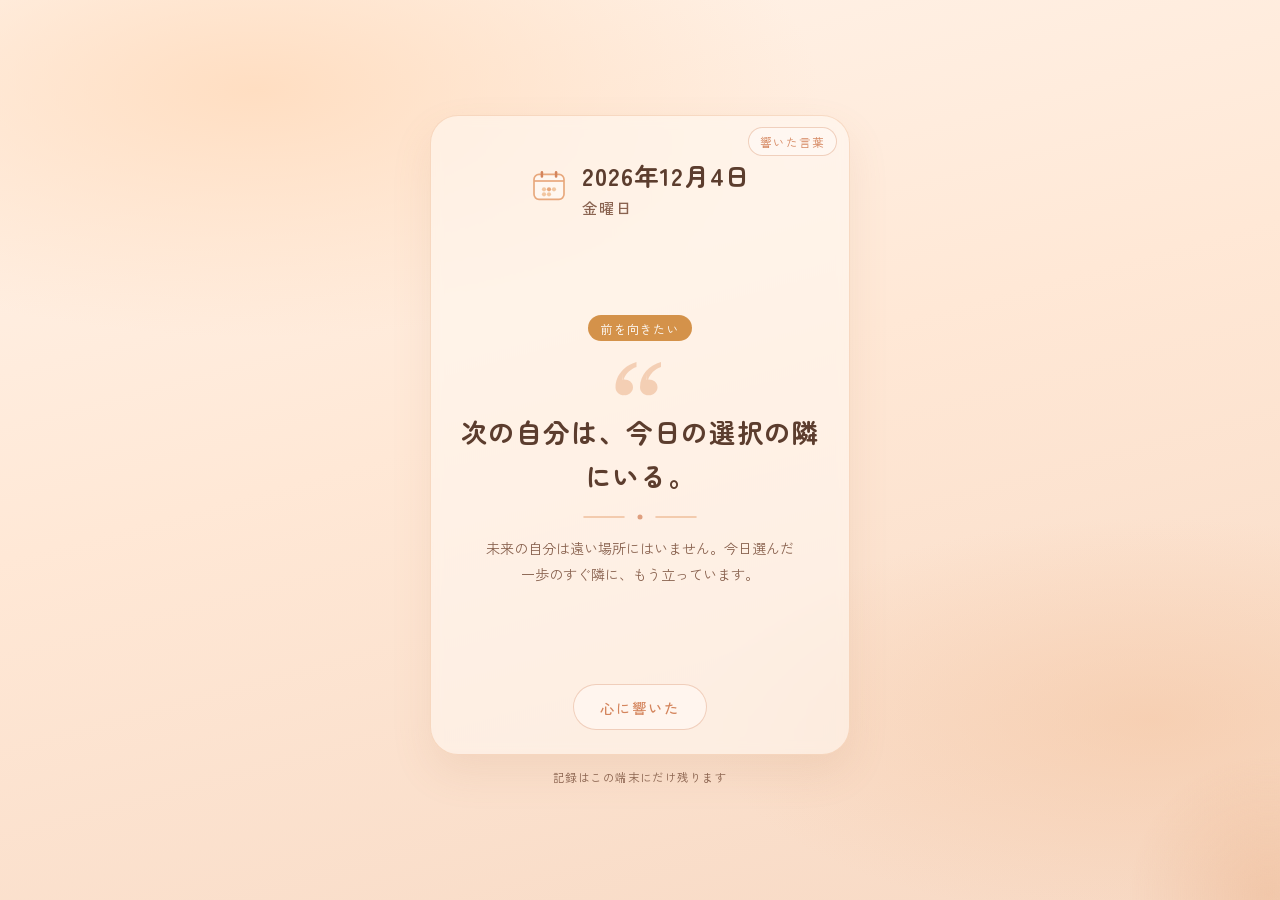
<file: index.html>
<!DOCTYPE html>
<html lang="ja">
<head>
  <meta charset="UTF-8" />
  <meta name="viewport" content="width=device-width, initial-scale=1.0" />
  <meta name="description" content="毎日ひとつの名言と短い解説。心に響いた言葉を残すアプリ。" />
  <title>Daily Quotes</title>
  <link rel="preconnect" href="https://fonts.googleapis.com" />
  <link rel="preconnect" href="https://fonts.gstatic.com" crossorigin />
  <link href="https://fonts.googleapis.com/css2?family=Zen+Kaku+Gothic+New:wght@400;500;700&family=Zen+Maru+Gothic:wght@500;700&display=swap" rel="stylesheet" />
  <link rel="stylesheet" href="style.css" />
</head>
<body>
  <div class="bg-glow" aria-hidden="true"></div>

  <main class="app">
    <button type="button" class="edge-liked" id="likedOpenButton" aria-label="響いた言葉">
      響いた言葉
    </button>

    <section class="view" id="dailyView">
      <header class="date-block">
        <button type="button" class="icon-button" id="monthlyOpenButton" aria-label="カレンダーを開く">
          <img class="calendar-icon" src="img/calendar.svg" alt="" width="40" height="40" />
        </button>
        <div class="date-text">
          <p class="date-label" id="dateLabel">—</p>
          <p class="weekday" id="weekdayLabel">—</p>
        </div>
      </header>

      <section class="quote-block" aria-live="polite">
        <p class="category-chip" id="categoryChip" hidden></p>
        <img class="quote-mark" src="img/quote-mark.svg" alt="" width="56" height="42" />
        <p class="quote" id="quoteText">読み込み中…</p>
        <img class="divider" src="img/divider.svg" alt="" width="120" height="12" />
        <p class="description" id="descriptionText"></p>
      </section>

      <footer class="actions">
        <button type="button" class="like-button" id="likeButton" hidden>心に響いた</button>
        <button type="button" class="text-button" id="backToTodayButton" hidden>今日へ戻る</button>
      </footer>
    </section>

    <section class="view" id="monthlyView" hidden>
      <header class="month-header">
        <button type="button" class="text-button" id="prevMonthButton">前の月</button>
        <h1 class="month-label" id="monthLabel">—</h1>
        <button type="button" class="text-button" id="nextMonthButton">次の月</button>
      </header>
      <div class="weekday-row" aria-hidden="true">
        <span>日</span><span>月</span><span>火</span><span>水</span><span>木</span><span>金</span><span>土</span>
      </div>
      <div class="month-grid" id="monthGrid"></div>
      <ul class="legend" id="legend"></ul>
      <button type="button" class="text-button" id="monthlyToDailyButton">今日の言葉へ</button>
    </section>

    <section class="view" id="likedView" hidden>
      <header class="liked-header">
        <h1>響いた言葉</h1>
        <button type="button" class="text-button" id="likedBackButton">戻る</button>
      </header>
      <p class="empty-liked" id="likedEmpty" hidden>まだ響いた言葉はありません</p>
      <div class="liked-list" id="likedList"></div>
    </section>
  </main>

  <p class="privacy-note">記録はこの端末にだけ残ります</p>

  <script src="app.js"></script>
</body>
</html>
</file>
<file: style.css>
:root {
  --bg-top: #fff4eb;
  --bg-mid: #ffe8d6;
  --bg-bottom: #f7d9c4;
  --ink: #5c3d2e;
  --ink-soft: #8a6350;
  --accent: #d4845c;
  --accent-soft: #e8a87c;
  --surface: rgba(255, 250, 245, 0.55);
  --shadow: rgba(180, 120, 80, 0.12);
  --font-body: "Zen Kaku Gothic New", "Hiragino Sans", "Yu Gothic UI", sans-serif;
  --font-display: "Zen Maru Gothic", "Zen Kaku Gothic New", sans-serif;
  --cheer: #d4845c;
  --calm: #5a8f8a;
  --forward: #d4924a;
  --accept: #8b6fa8;
}

*,
*::before,
*::after {
  box-sizing: border-box;
}

html,
body {
  margin: 0;
  min-height: 100%;
}

body {
  min-height: 100vh;
  font-family: var(--font-body);
  color: var(--ink);
  background:
    radial-gradient(ellipse 80% 50% at 20% 10%, rgba(255, 220, 190, 0.9), transparent 55%),
    radial-gradient(ellipse 70% 45% at 90% 80%, rgba(244, 196, 160, 0.55), transparent 50%),
    linear-gradient(165deg, var(--bg-top), var(--bg-mid) 45%, var(--bg-bottom));
  display: flex;
  flex-direction: column;
  align-items: center;
  justify-content: center;
  padding: 1.5rem;
  position: relative;
  overflow-x: hidden;
}

.bg-glow {
  position: fixed;
  inset: auto -10% -15% auto;
  width: 280px;
  height: 280px;
  border-radius: 50%;
  background: radial-gradient(circle, rgba(232, 168, 124, 0.35), transparent 70%);
  pointer-events: none;
  animation: drift 12s ease-in-out infinite alternate;
}

.app {
  position: relative;
  width: min(100%, 420px);
  min-height: min(78vh, 640px);
  display: flex;
  flex-direction: column;
  align-items: stretch;
  justify-content: flex-start;
  gap: 1.25rem;
  padding: 2.6rem 1.5rem 1.5rem;
  background: var(--surface);
  backdrop-filter: blur(6px);
  border: 1px solid rgba(232, 168, 124, 0.35);
  border-radius: 28px;
  box-shadow: 0 18px 40px var(--shadow);
  animation: fade-in 0.7s ease both;
}

.view {
  display: flex;
  flex-direction: column;
  align-items: center;
  gap: 1.25rem;
  width: 100%;
  flex: 1;
}

.view[hidden] {
  display: none;
}

.edge-liked {
  position: absolute;
  top: 0.7rem;
  right: 0.75rem;
  appearance: none;
  border: 1px solid rgba(212, 132, 92, 0.35);
  background: rgba(255, 248, 242, 0.85);
  color: var(--accent);
  font-family: var(--font-body);
  font-size: 0.72rem;
  letter-spacing: 0.08em;
  padding: 0.35rem 0.7rem;
  border-radius: 999px;
  cursor: pointer;
}

.edge-liked[hidden] {
  display: none;
}

.icon-button,
.text-button,
.like-button {
  appearance: none;
  font-family: var(--font-body);
  cursor: pointer;
}

.icon-button {
  border: 0;
  background: transparent;
  padding: 0;
}

.text-button {
  border: 0;
  background: transparent;
  color: var(--ink-soft);
  font-size: 0.82rem;
  letter-spacing: 0.06em;
  padding: 0.35rem 0.2rem;
}

.text-button:disabled {
  opacity: 0.35;
  cursor: not-allowed;
}

.date-block {
  display: flex;
  align-items: center;
  gap: 0.85rem;
  text-align: left;
  width: 100%;
  justify-content: center;
}

.calendar-icon {
  flex-shrink: 0;
  animation: soft-float 4.5s ease-in-out infinite;
}

.date-text {
  display: flex;
  flex-direction: column;
  gap: 0.15rem;
}

.date-label,
.month-label,
.liked-header h1 {
  margin: 0;
  font-family: var(--font-display);
  font-size: clamp(1.2rem, 4.5vw, 1.55rem);
  font-weight: 700;
  letter-spacing: 0.04em;
}

.weekday {
  margin: 0;
  font-size: 0.95rem;
  font-weight: 500;
  color: var(--ink-soft);
  letter-spacing: 0.12em;
}

.quote-block {
  flex: 1;
  display: flex;
  flex-direction: column;
  align-items: center;
  justify-content: center;
  text-align: center;
  width: 100%;
  gap: 0.85rem;
  padding: 0.5rem 0.25rem;
}

.category-chip {
  margin: 0;
  font-size: 0.75rem;
  letter-spacing: 0.1em;
  padding: 0.28rem 0.75rem;
  border-radius: 999px;
  color: #fff;
  background: var(--cheer);
}

.category-chip[data-category="calm"] { background: var(--calm); }
.category-chip[data-category="forward"] { background: var(--forward); }
.category-chip[data-category="accept"] { background: var(--accept); }

.quote-mark {
  opacity: 0.85;
}

.quote {
  margin: 0;
  font-family: var(--font-display);
  font-size: clamp(1.25rem, 5vw, 1.65rem);
  font-weight: 700;
  line-height: 1.65;
  letter-spacing: 0.06em;
  max-width: 18em;
}

.description {
  margin: 0;
  font-size: 0.88rem;
  line-height: 1.8;
  color: var(--ink-soft);
  max-width: 22em;
}

.actions {
  width: 100%;
  display: flex;
  flex-direction: column;
  align-items: center;
  gap: 0.6rem;
}

.like-button {
  border: 1px solid rgba(212, 132, 92, 0.35);
  background: rgba(255, 248, 242, 0.7);
  color: var(--accent);
  font-size: 0.9rem;
  font-weight: 500;
  letter-spacing: 0.14em;
  padding: 0.7rem 1.6rem;
  border-radius: 999px;
}

.like-button.is-on {
  background: var(--accent);
  color: #fff7f0;
}

.month-header,
.liked-header {
  display: flex;
  align-items: center;
  justify-content: space-between;
  width: 100%;
  gap: 0.5rem;
}

.weekday-row,
.month-grid {
  display: grid;
  grid-template-columns: repeat(7, 1fr);
  width: 100%;
  gap: 0.35rem;
}

.weekday-row {
  color: var(--ink-soft);
  font-size: 0.72rem;
  letter-spacing: 0.08em;
  text-align: center;
}

.day-cell {
  aspect-ratio: 1;
  border: 0;
  border-radius: 10px;
  background: rgba(255, 255, 255, 0.28);
  color: var(--ink);
  font-family: var(--font-body);
  font-size: 0.82rem;
  cursor: pointer;
}

.day-cell.is-empty {
  background: transparent;
  cursor: default;
}

.day-cell:disabled {
  opacity: 0.35;
  cursor: not-allowed;
}

.day-cell.is-today {
  box-shadow: inset 0 0 0 2px var(--accent);
}

.day-cell.cat-cheer.is-seen { background: rgba(212, 132, 92, 0.28); }
.day-cell.cat-cheer.is-liked { background: #d4845c; color: #fff7f0; }
.day-cell.cat-calm.is-seen { background: rgba(90, 143, 138, 0.28); }
.day-cell.cat-calm.is-liked { background: #5a8f8a; color: #fff7f0; }
.day-cell.cat-forward.is-seen { background: rgba(212, 146, 74, 0.28); }
.day-cell.cat-forward.is-liked { background: #d4924a; color: #fff7f0; }
.day-cell.cat-accept.is-seen { background: rgba(139, 111, 168, 0.28); }
.day-cell.cat-accept.is-liked { background: #8b6fa8; color: #fff7f0; }

.legend {
  display: flex;
  flex-wrap: wrap;
  gap: 0.45rem 0.7rem;
  list-style: none;
  padding: 0;
  margin: 0.4rem 0 0;
  width: 100%;
  font-size: 0.72rem;
  color: var(--ink-soft);
}

.legend-item::before {
  content: "";
  display: inline-block;
  width: 0.65rem;
  height: 0.65rem;
  border-radius: 999px;
  margin-right: 0.3rem;
  vertical-align: -0.05rem;
  background: rgba(255, 255, 255, 0.7);
}

.legend-item.is-seen::before { background: rgba(212, 132, 92, 0.28); }
.legend-item.is-liked::before { background: #d4845c; }
.legend-item.cat-cheer::before { background: #d4845c; }
.legend-item.cat-calm::before { background: #5a8f8a; }
.legend-item.cat-forward::before { background: #d4924a; }
.legend-item.cat-accept::before { background: #8b6fa8; }

.liked-list {
  display: grid;
  gap: 0.75rem;
  width: 100%;
}

.liked-card {
  appearance: none;
  width: 100%;
  text-align: left;
  border: 1px solid rgba(232, 168, 124, 0.35);
  background: rgba(255, 250, 245, 0.8);
  border-radius: 16px;
  padding: 0.9rem 1rem;
  display: grid;
  gap: 0.35rem;
  cursor: pointer;
  font-family: var(--font-body);
  color: var(--ink);
}

.liked-card-cat {
  font-size: 0.72rem;
  letter-spacing: 0.08em;
}

.liked-card.cat-cheer .liked-card-cat { color: var(--cheer); }
.liked-card.cat-calm .liked-card-cat { color: var(--calm); }
.liked-card.cat-forward .liked-card-cat { color: var(--forward); }
.liked-card.cat-accept .liked-card-cat { color: var(--accept); }

.liked-card-quote {
  font-family: var(--font-display);
  font-size: 1rem;
  font-weight: 700;
  line-height: 1.55;
}

.liked-card-date {
  font-size: 0.75rem;
  color: var(--ink-soft);
}

.empty-liked {
  color: var(--ink-soft);
  text-align: center;
}

.privacy-note {
  margin: 0.9rem 0 0;
  font-size: 0.72rem;
  color: var(--ink-soft);
  letter-spacing: 0.04em;
}

.icon-button:focus-visible,
.text-button:focus-visible,
.like-button:focus-visible,
.edge-liked:focus-visible,
.day-cell:focus-visible,
.liked-card:focus-visible {
  outline: 2px solid var(--accent-soft);
  outline-offset: 3px;
}

@keyframes fade-in {
  from { opacity: 0; transform: translateY(10px); }
  to { opacity: 1; transform: translateY(0); }
}

@keyframes soft-float {
  0%, 100% { transform: translateY(0); }
  50% { transform: translateY(-4px); }
}

@keyframes drift {
  from { transform: translate(0, 0); }
  to { transform: translate(-24px, -18px); }
}

@media (max-width: 420px) {
  body { padding: 1rem; }
  .app {
    min-height: min(84vh, 700px);
    padding: 2.4rem 1.1rem 1.2rem;
    border-radius: 22px;
  }
}

@media (prefers-reduced-motion: reduce) {
  .bg-glow,
  .calendar-icon,
  .app {
    animation: none;
  }
}
</file>
